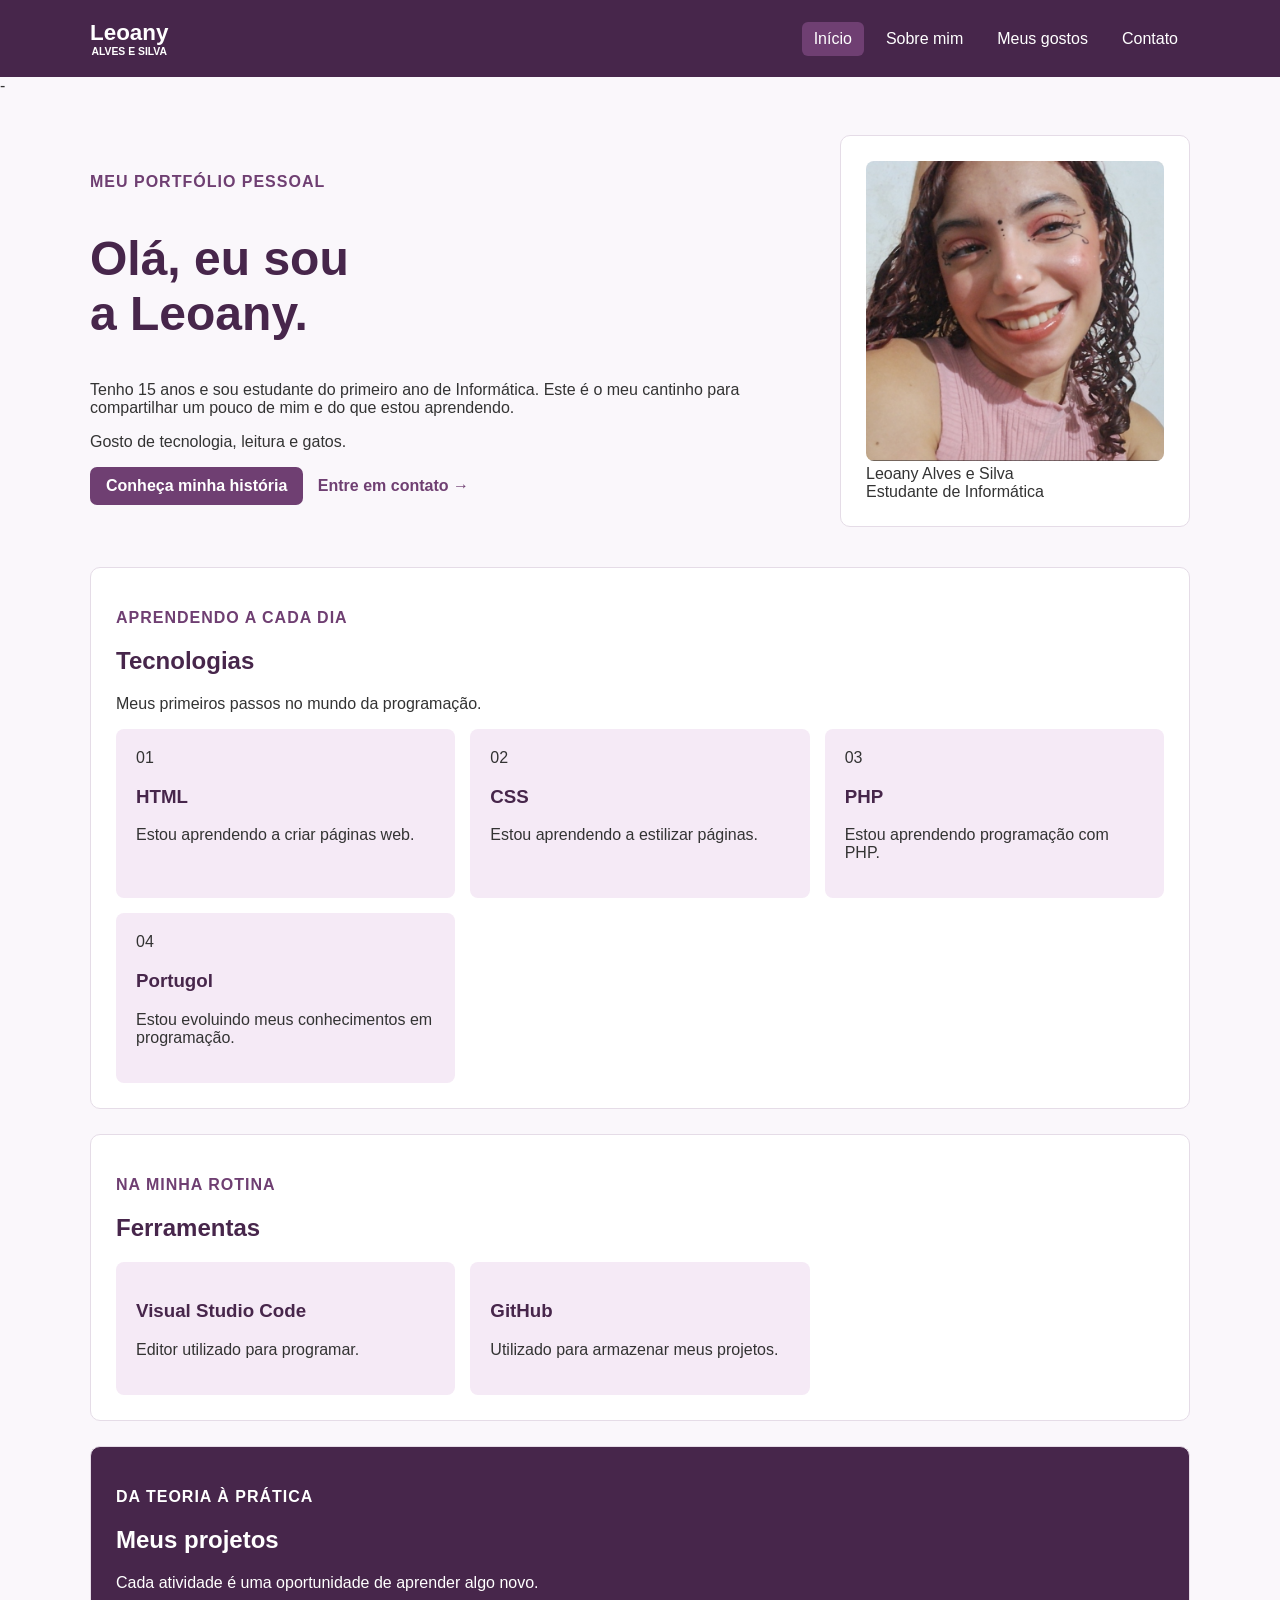
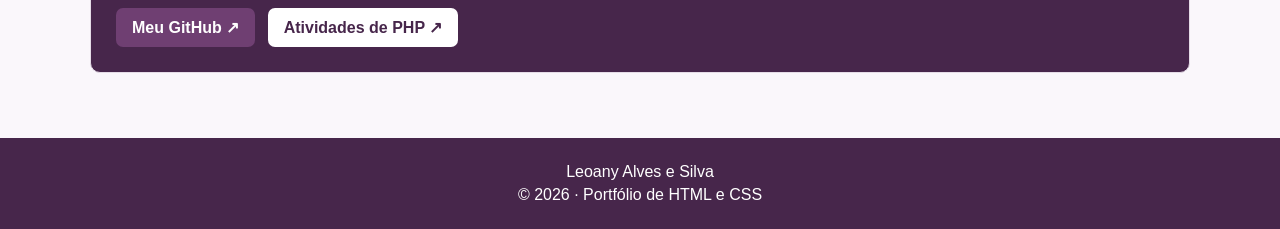
<file: index.html>
<!DOCTYPE html>
<html lang="pt-BR">

<head>
    <meta charset="UTF-8">
    <meta name="viewport" content="width=device-width, initial-scale=1.0">
    <title>Portfólio - Leoany Alves e Silva</title>
    <link rel="stylesheet" href="css/style.css">
</head>

<body>
    <header>
        <div class="cabecalho">
            <a class="marca" href="index.html">Leoany<span>ALVES E SILVA</span></a>
            <nav aria-label="Menu principal">
                <a class="ativo" href="index.html" aria-current="page">Início</a>
                <a href="sobre.html">Sobre mim</a>
                <a href="gostos.html">Meus gostos</a>
                <a href="contato.html">Contato</a>
            </nav>
        </div>
    </header>-

    <main>
        <section class="apresentacao">
            <div class="apresentacao-texto">
                <p class="etiqueta">MEU PORTFÓLIO PESSOAL</p>
                <h1>Olá, eu sou<br>a Leoany.</h1>
                <p>Tenho 15 anos e sou estudante do primeiro ano de Informática. Este é o meu cantinho para compartilhar
                    um pouco de mim e do que estou aprendendo.</p>
                <p>Gosto de tecnologia, leitura e gatos.</p>
                <a class="botao" href="sobre.html">Conheça minha história</a>
                <a class="link-simples" href="contato.html">Entre em contato &rarr;</a>
            </div>
            <figure class="retrato">
                <img src="img/Leoany.jpg" alt="Foto de Leoany">
                <figcaption>Leoany Alves e Silva<br><span>Estudante de Informática</span></figcaption>
            </figure>
        </section>

        <section class="bloco">
            <p class="etiqueta">APRENDENDO A CADA DIA</p>
            <h2>Tecnologias</h2>
            <p class="introducao">Meus primeiros passos no mundo da programação.</p>
            <div class="cards">
                <div class="card">
                    <span class="numero">01</span>
                    <h3>HTML</h3>
                    <p>Estou aprendendo a criar páginas web.</p>
                </div>
                <div class="card">
                    <span class="numero">02</span>
                    <h3>CSS</h3>
                    <p>Estou aprendendo a estilizar páginas.</p>
                </div>
                <div class="card">
                    <span class="numero">03</span>
                    <h3>PHP</h3>
                    <p>Estou aprendendo programação com PHP.</p>
                </div>
                <div class="card">
                    <span class="numero">04</span>
                    <h3>Portugol</h3>
                    <p>Estou evoluindo meus conhecimentos em programação.</p>
                </div>
            </div>
        </section>

        <section class="bloco">
            <p class="etiqueta">NA MINHA ROTINA</p>
            <h2>Ferramentas</h2>
            <div class="cards">
                <div class="card card-metade">
                    <h3>Visual Studio Code</h3>
                    <p>Editor utilizado para programar.</p>
                </div>
                <div class="card card-metade">
                    <h3>GitHub</h3>
                    <p>Utilizado para armazenar meus projetos.</p>
                </div>
            </div>
        </section>

        <section class="projetos">
            <p class="etiqueta">DA TEORIA À PRÁTICA</p>
            <h2>Meus projetos</h2>
            <p>Cada atividade é uma oportunidade de aprender algo novo.</p>
            <a class="botao" href="https://github.com/Leoany" target="_blank" rel="noopener noreferrer">Meu GitHub
                &nearr;</a>
            <a class="botao botao-claro" href="https://github.com/Leoany/atvphp" target="_blank"
                rel="noopener noreferrer">Atividades de PHP &nearr;</a>
        </section>
    </main>

    <footer>
        <p class="nome-rodape">Leoany Alves e Silva</p>
        <p>© 2026 · Portfólio de HTML e CSS</p>
    </footer>
</body>

</html>
</file>
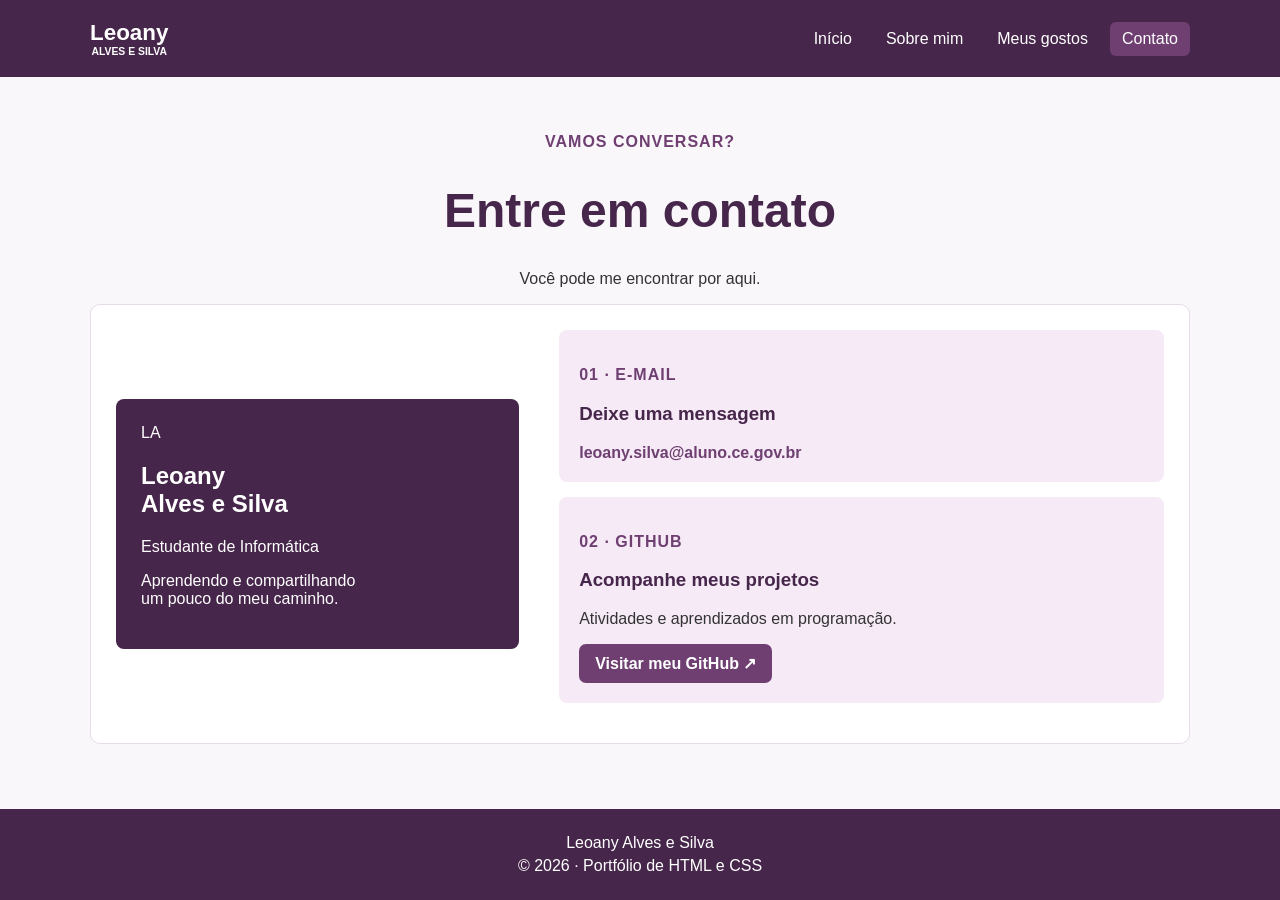
<file: contato.html>
<!DOCTYPE html>
<html lang="pt-BR">

<head>
    <meta charset="UTF-8">
    <meta name="viewport" content="width=device-width, initial-scale=1.0">
    <title>Contato - Leoany Alves e Silva</title>
    <link rel="stylesheet" href="css/style.css">
</head>

<body>
    <header>
        <div class="cabecalho">
            <a class="marca" href="index.html">Leoany<span>ALVES E SILVA</span></a>
            <nav aria-label="Menu principal">
                <a href="index.html">Início</a>
                <a href="sobre.html">Sobre mim</a>
                <a href="gostos.html">Meus gostos</a>
                <a class="ativo" href="contato.html" aria-current="page">Contato</a>
            </nav>
        </div>
    </header>

    <main>
        <div class="titulo-pagina">
            <p class="etiqueta">VAMOS CONVERSAR?</p>
            <h1>Entre em contato</h1>
            <p>Você pode me encontrar por aqui.</p>
        </div>

        <section class="contato">
            <div class="contato-perfil">
                <span class="monograma" aria-hidden="true">LA</span>
                <h2>Leoany<br>Alves e Silva</h2>
                <p>Estudante de Informática</p>
                <p>Aprendendo e compartilhando<br>um pouco do meu caminho.</p>
            </div>
            <div class="contato-links">
                <div class="contato-item">
                    <p class="etiqueta">01 · E-MAIL</p>
                    <h3>Deixe uma mensagem</h3>
                    <a class="email" href="mailto:leoany.silva@aluno.ce.gov.br">leoany.silva@aluno.ce.gov.br</a>
                </div>
                <div class="contato-item">
                    <p class="etiqueta">02 · GITHUB</p>
                    <h3>Acompanhe meus projetos</h3>
                    <p>Atividades e aprendizados em programação.</p>
                    <a class="botao" href="https://github.com/Leoany" target="_blank" rel="noopener noreferrer">Visitar
                        meu GitHub &nearr;</a>
                </div>
            </div>
        </section>
    </main>

    <footer>
        <p class="nome-rodape">Leoany Alves e Silva</p>
        <p>© 2026 · Portfólio de HTML e CSS</p>
    </footer>
</body>

</html>
</file>
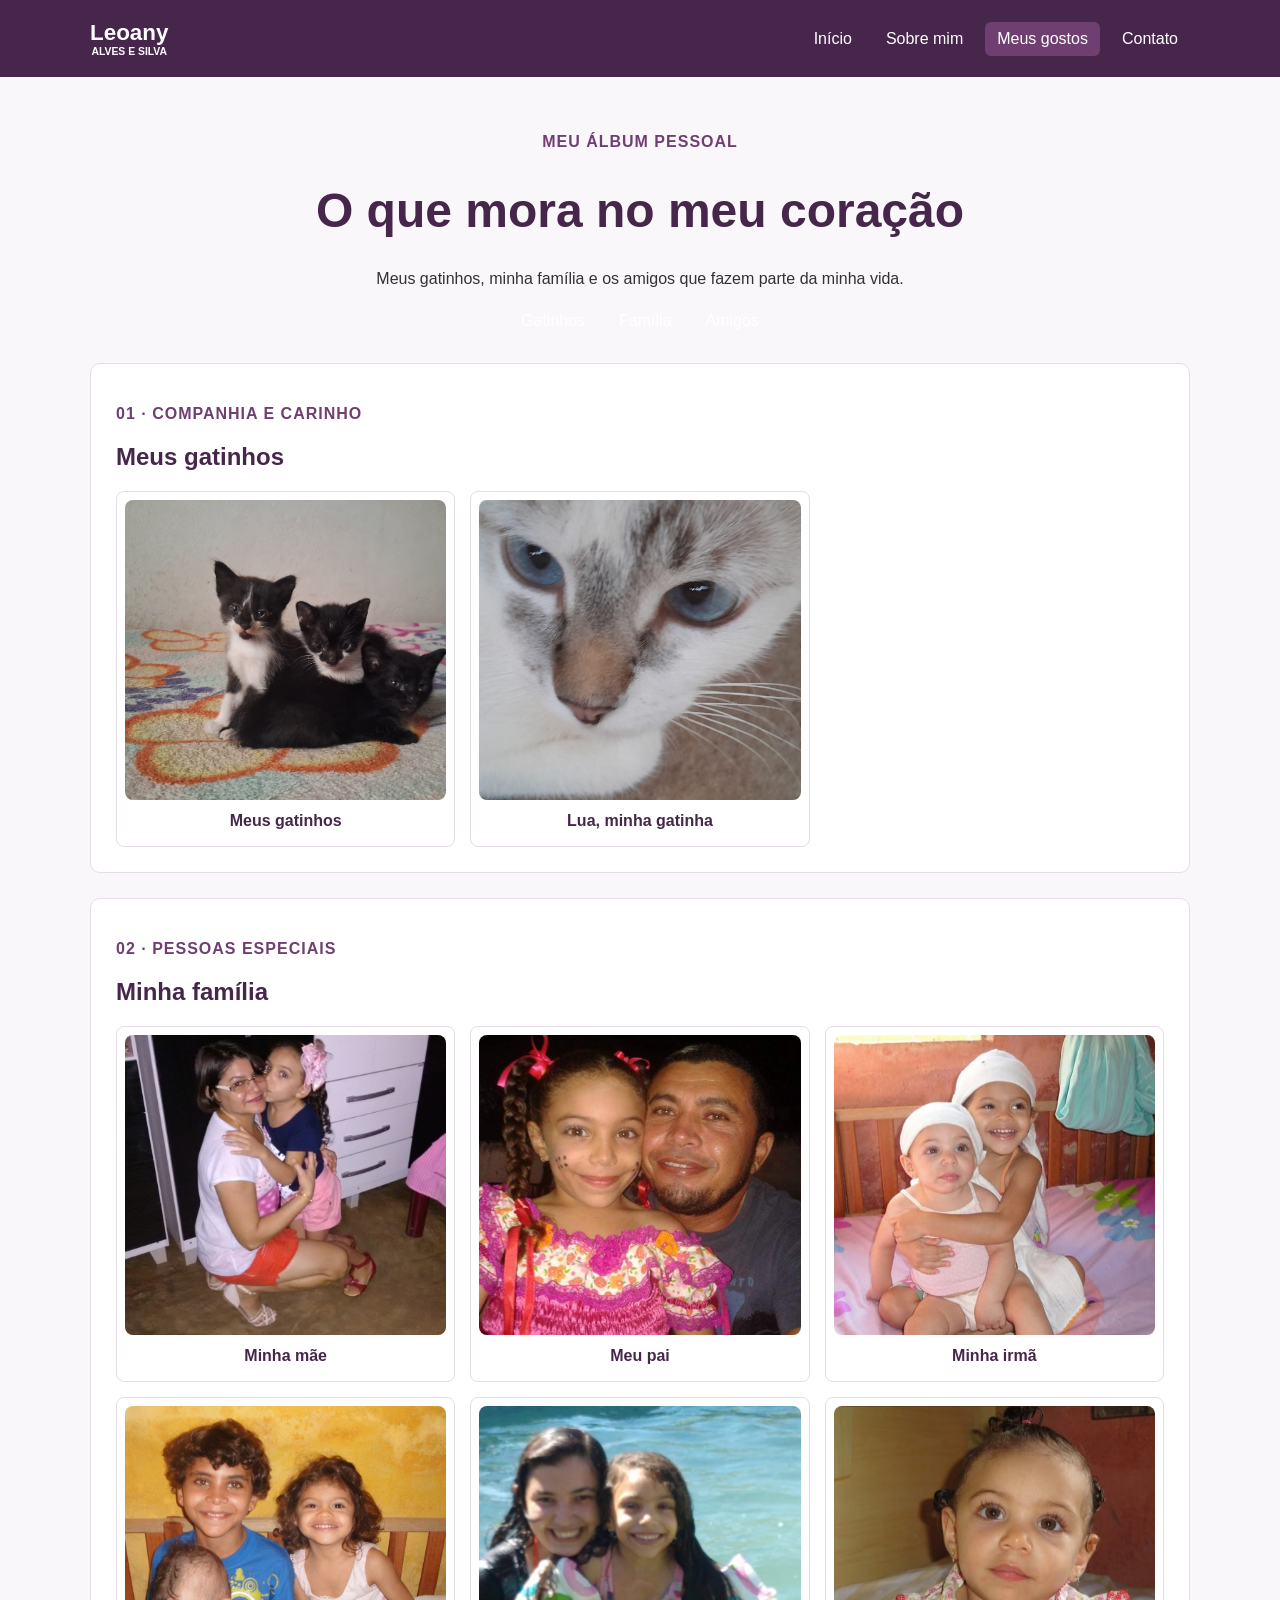
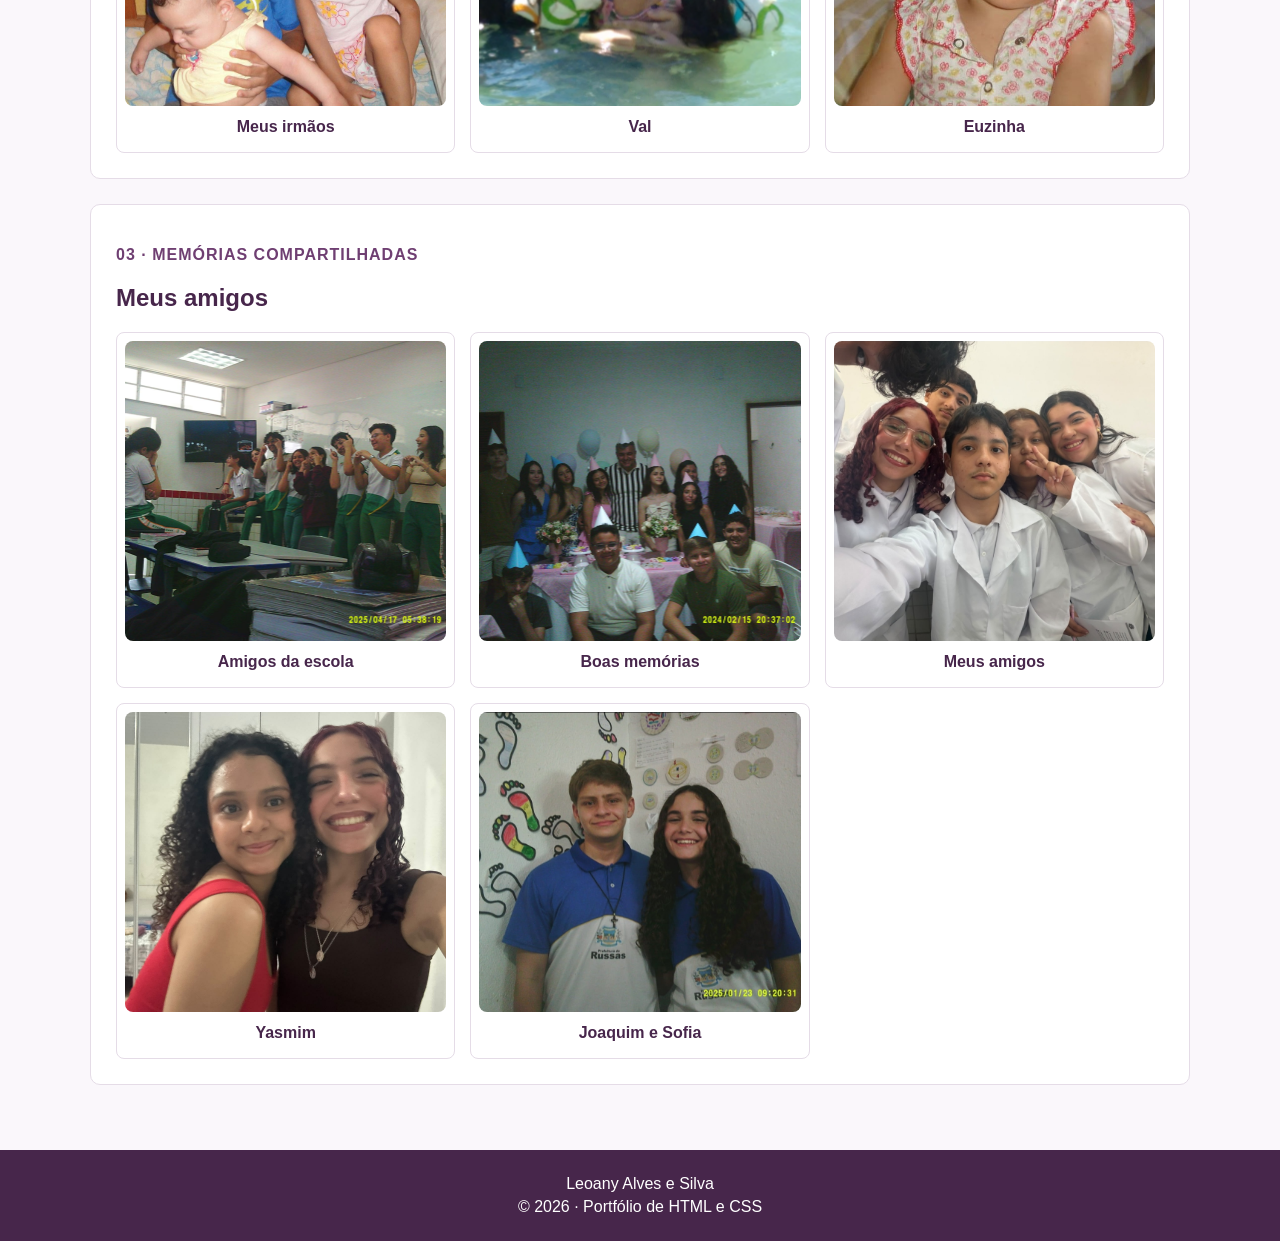
<file: gostos.html>
<!DOCTYPE html>
<html lang="pt-BR">
<head>
    <meta charset="UTF-8">
    <meta name="viewport" content="width=device-width, initial-scale=1.0">
    <title>Meus gostos - Leoany Alves e Silva</title>
    <link rel="stylesheet" href="css/style.css">
</head>
<body>
    <header>
        <div class="cabecalho">
            <a class="marca" href="index.html">Leoany<span>ALVES E SILVA</span></a>
            <nav aria-label="Menu principal">
                <a href="index.html">Início</a>
                <a href="sobre.html">Sobre mim</a>
                <a class="ativo" href="gostos.html" aria-current="page">Meus gostos</a>
                <a href="contato.html">Contato</a>
            </nav>
        </div>
    </header>

    <main>
        <div class="titulo-pagina">
            <p class="etiqueta">MEU ÁLBUM PESSOAL</p>
            <h1>O que mora no meu coração</h1>
            <p>Meus gatinhos, minha família e os amigos que fazem parte da minha vida.</p>
        </div>

        <nav class="menu-album" aria-label="Categorias do álbum">
            <a href="#gatinhos">Gatinhos</a>
            <a href="#familia">Família</a>
            <a href="#amigos">Amigos</a>
        </nav>

        <section class="bloco album" id="gatinhos">
            <p class="etiqueta">01 · COMPANHIA E CARINHO</p>
            <h2>Meus gatinhos</h2>
            <div class="galeria">
                <figure class="moldura">
                    <img src="img/Gatinhos.jpg" alt="Foto de gatinhos">
                    <figcaption>Meus gatinhos</figcaption>
                </figure>
                <figure class="moldura">
                    <img src="img/Luaa.jpg" alt="Foto de Lua, minha gata">
                    <figcaption>Lua, minha gatinha</figcaption>
                </figure>
            </div>
        </section>

        <section class="bloco album" id="familia">
            <p class="etiqueta">02 · PESSOAS ESPECIAIS</p>
            <h2>Minha família</h2>
            <div class="galeria">
                <figure class="moldura">
                    <img src="img/Mamis.jpg" alt="Foto da minha mãe" loading="lazy">
                    <figcaption>Minha mãe</figcaption>
                </figure>
                <figure class="moldura">
                    <img src="img/Pai.jpg" alt="Foto do meu pai" loading="lazy">
                    <figcaption>Meu pai</figcaption>
                </figure>
                <figure class="moldura">
                    <img src="img/Maninha.jpg" alt="Foto da minha irmã" loading="lazy">
                    <figcaption>Minha irmã</figcaption>
                </figure>
                <figure class="moldura">
                    <img src="img/Irmãos.jpg" alt="Foto dos meus irmãos" loading="lazy">
                    <figcaption>Meus irmãos</figcaption>
                </figure>
                <figure class="moldura">
                    <img src="img/Val.jpg" alt="Foto da minha irmã Val" loading="lazy">
                    <figcaption>Val</figcaption>
                </figure>
                <figure class="moldura">
                    <img src="img/Euzinha.jpg" alt="Foto de Leoany" loading="lazy">
                    <figcaption>Euzinha</figcaption>
                </figure>
            </div>
        </section>

        <section class="bloco album" id="amigos">
            <p class="etiqueta">03 · MEMÓRIAS COMPARTILHADAS</p>
            <h2>Meus amigos</h2>
            <div class="galeria">
                <figure class="moldura">
                    <img src="img/Eeepfriends.jpg" alt="Foto dos amigos da escola" loading="lazy">
                    <figcaption>Amigos da escola</figcaption>
                </figure>
                <figure class="moldura">
                    <img src="img/Memories.jpg" alt="Foto de uma lembrança com amigos" loading="lazy">
                    <figcaption>Boas memórias</figcaption>
                </figure>
                <figure class="moldura">
                    <img src="img/Meus_amigos.jpg" alt="Foto dos meus amigos" loading="lazy">
                    <figcaption>Meus amigos</figcaption>
                </figure>
                <figure class="moldura">
                    <img src="img/Yas.jpg" alt="Foto da Yasmim" loading="lazy">
                    <figcaption>Yasmim</figcaption>
                </figure>
                <figure class="moldura">
                    <img src="img/Joaquim_sofia.jpg" alt="Foto do Joaquim e da Sofia" loading="lazy">
                    <figcaption>Joaquim e Sofia</figcaption>
                </figure>
            </div>
        </section>
    </main>

    <footer>
        <p class="nome-rodape">Leoany Alves e Silva</p>
        <p>© 2026 · Portfólio de HTML e CSS</p>
    </footer>
</body>
</html>
</file>
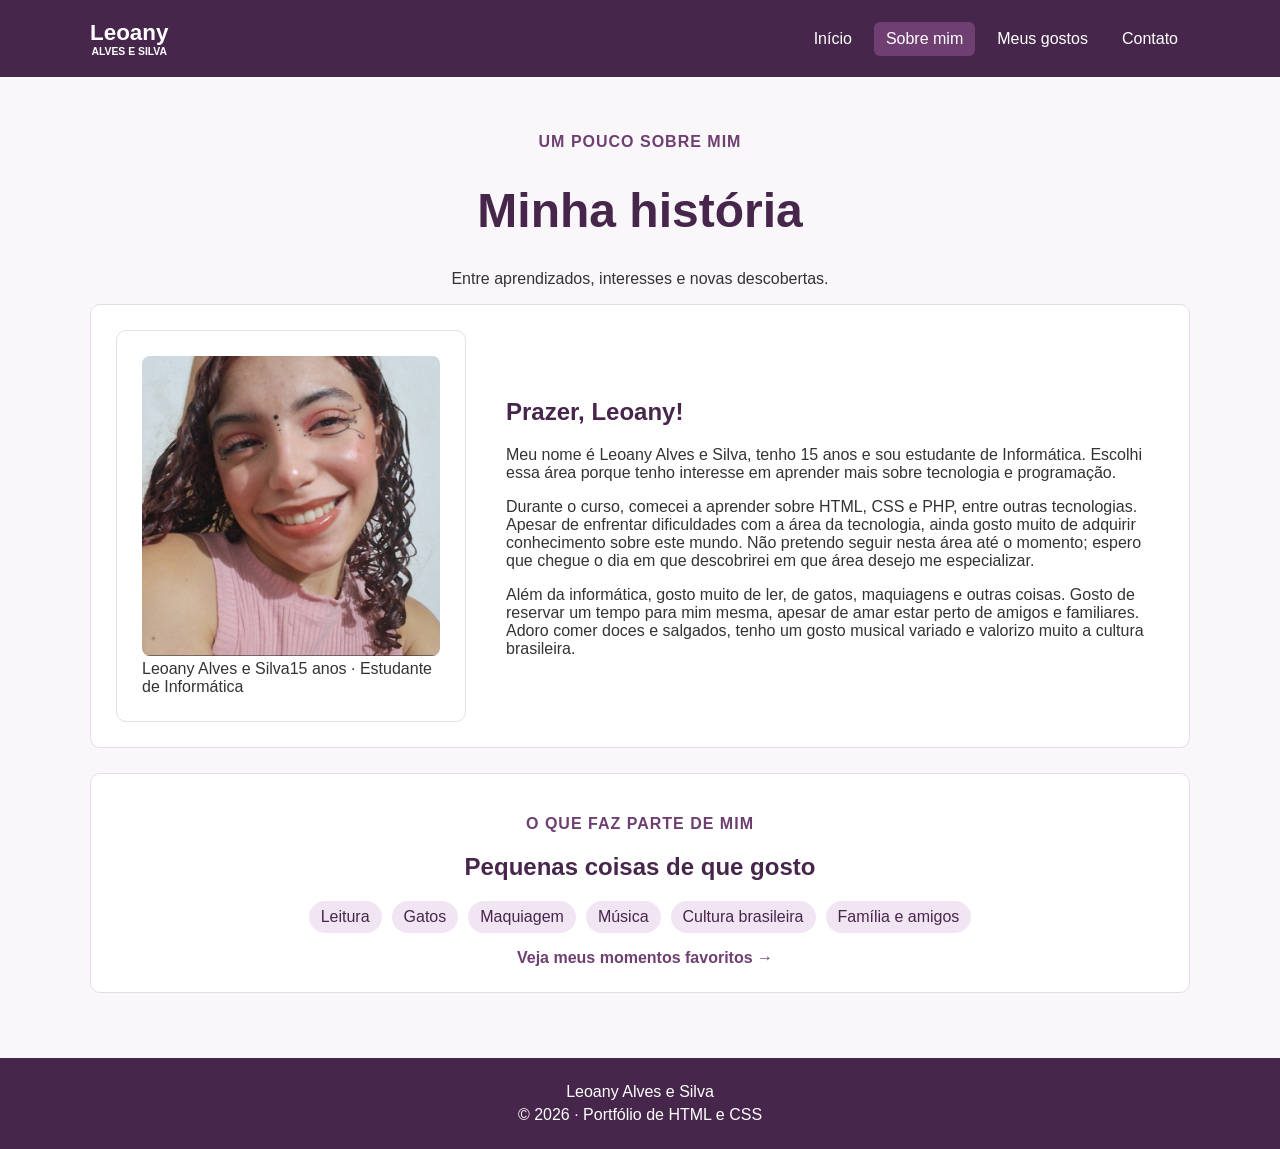
<file: sobre.html>
<!DOCTYPE html>
<html lang="pt-BR">

<head>
    <meta charset="UTF-8">
    <meta name="viewport" content="width=device-width, initial-scale=1.0">
    <title>Sobre mim - Leoany Alves e Silva</title>
    <link rel="stylesheet" href="css/style.css">
</head>

<body>
    <header>
        <div class="cabecalho">
            <a class="marca" href="index.html">Leoany<span>ALVES E SILVA</span></a>
            <nav aria-label="Menu principal">
                <a href="index.html">Início</a>
                <a class="ativo" href="sobre.html" aria-current="page">Sobre mim</a>
                <a href="gostos.html">Meus gostos</a>
                <a href="contato.html">Contato</a>
            </nav>
        </div>
    </header>

    <main>
        <div class="titulo-pagina">
            <p class="etiqueta">UM POUCO SOBRE MIM</p>
            <h1>Minha história</h1>
            <p>Entre aprendizados, interesses e novas descobertas.</p>
        </div>

        <section class="sobre">
            <figure class="retrato">
                <img src="img/Leoany.jpg" alt="Foto de Leoany">
                <figcaption>Leoany Alves e Silva<span>15 anos · Estudante de Informática</span></figcaption>
            </figure>
            <div class="sobre-texto">
                <h2>Prazer, Leoany!</h2>
                <p>Meu nome é Leoany Alves e Silva, tenho 15 anos e sou estudante de Informática. Escolhi essa área
                    porque tenho interesse em aprender mais sobre tecnologia e programação.</p>
                <p>Durante o curso, comecei a aprender sobre HTML, CSS e PHP, entre outras tecnologias. Apesar de
                    enfrentar dificuldades com a área da tecnologia, ainda gosto muito de adquirir conhecimento sobre
                    este mundo. Não pretendo seguir nesta área até o momento; espero que chegue o dia em que descobrirei
                    em que área desejo me especializar.</p>
                <p>Além da informática, gosto muito de ler, de gatos, maquiagens e outras coisas. Gosto de reservar um
                    tempo para mim mesma, apesar de amar estar perto de amigos e familiares. Adoro comer doces e
                    salgados, tenho um gosto musical variado e valorizo muito a cultura brasileira.</p>
            </div>
        </section>

        <section class="interesses">
            <p class="etiqueta">O QUE FAZ PARTE DE MIM</p>
            <h2>Pequenas coisas de que gosto</h2>
            <p class="lista-interesses">
                <span>Leitura</span>
                <span>Gatos</span>
                <span>Maquiagem</span>
                <span>Música</span>
                <span>Cultura brasileira</span>
                <span>Família e amigos</span>
            </p>
            <a class="link-simples" href="gostos.html">Veja meus momentos favoritos &rarr;</a>
        </section>
    </main>

    <footer>
        <p class="nome-rodape">Leoany Alves e Silva</p>
        <p>© 2026 · Portfólio de HTML e CSS</p>
    </footer>
</body>

</html>
</file>
<file: css/style.css>
* {
    box-sizing: border-box;
}

body {
    margin: 0;
    font-family: Arial, sans-serif;
    color: #333;
    background: #faf7fb;
}

img {
    max-width: 100%;
}

a {
    text-decoration: none;
}

header,
footer {
    padding: 20px;
    color: white;
    background: #47264b;
    text-align: center;
}

.cabecalho,
main {
    width: 90%;
    max-width: 1100px;
    margin: auto;
}

.cabecalho {
    display: flex;
    justify-content: space-between;
    align-items: center;
}

.marca {
    color: white;
    font-size: 1.4rem;
    font-weight: bold;
}

.marca span {
    display: block;
    font-size: .65rem;
}

nav {
    display: flex;
    gap: 10px;
}

nav a {
    padding: 8px 12px;
    color: white;
    border-radius: 6px;
}

nav a:hover,
nav .ativo {
    background: #6f3f72;
}

main {
    padding: 40px 0;
}

h1,
h2,
h3 {
    color: #47264b;
}

h1 {
    font-size: 3rem;
}

.etiqueta {
    color: #6f3f72;
    font-weight: bold;
    letter-spacing: 1px;
}

.apresentacao,
.sobre,
.contato {
    display: grid;
    gap: 40px;
    align-items: center;
}

.apresentacao {
    grid-template-columns: 1fr 350px;
    margin-bottom: 40px;
}

.sobre {
    grid-template-columns: 350px 1fr;
}

.contato {
    grid-template-columns: 1fr 1.5fr;
}

.retrato,
.bloco,
.sobre,
.contato,
.interesses,
.projetos {
    padding: 25px;
    margin-bottom: 25px;
    background: white;
    border: 1px solid #e5dce7;
    border-radius: 10px;
}

.retrato {
    margin: 0;
}

.retrato img,
.moldura img {
    width: 100%;
    height: 300px;
    object-fit: cover;
    border-radius: 8px;
}

.cards,
.galeria {
    display: grid;
    grid-template-columns: repeat(3, 1fr);
    gap: 15px;
}

.card {
    padding: 20px;
    background: #f5eaf6;
    border-radius: 8px;
}

.botao {
    display: inline-block;
    padding: 10px 16px;
    color: white;
    background: #6f3f72;
    border-radius: 7px;
    font-weight: bold;
}

.link-simples {
    margin-left: 10px;
    color: #6f3f72;
    font-weight: bold;
}

.titulo-pagina,
.interesses {
    text-align: center;
}

.lista-interesses {
    display: flex;
    justify-content: center;
    gap: 10px;
}

.lista-interesses span {
    padding: 7px 12px;
    background: #f1e5f3;
    color: #47264b;
    border-radius: 20px;
}

.menu-album {
    justify-content: center;
    margin-bottom: 25px;
}

.moldura {
    margin: 0;
    padding: 8px;
    background: white;
    border: 1px solid #e5dce7;
    border-radius: 8px;
}

.moldura figcaption {
    padding: 8px;
    color: #47264b;
    text-align: center;
    font-weight: bold;
}

.projetos {
    color: white;
    background: #47264b;
}

.projetos h2,
.projetos p {
    color: white;
}

.botao-claro {
    margin-left: 8px;
    color: #47264b;
    background: white;
}

.contato-perfil {
    padding: 25px;
    color: white;
    background: #47264b;
    border-radius: 8px;
}

.contato-perfil h2,
.contato-perfil p {
    color: white;
}

.contato-item {
    padding: 20px;
    margin-bottom: 15px;
    background: #f5eaf6;
    border-radius: 8px;
}

.email {
    color: #6f3f72;
    font-weight: bold;
}

footer p {
    margin: 5px;
}
</file>
